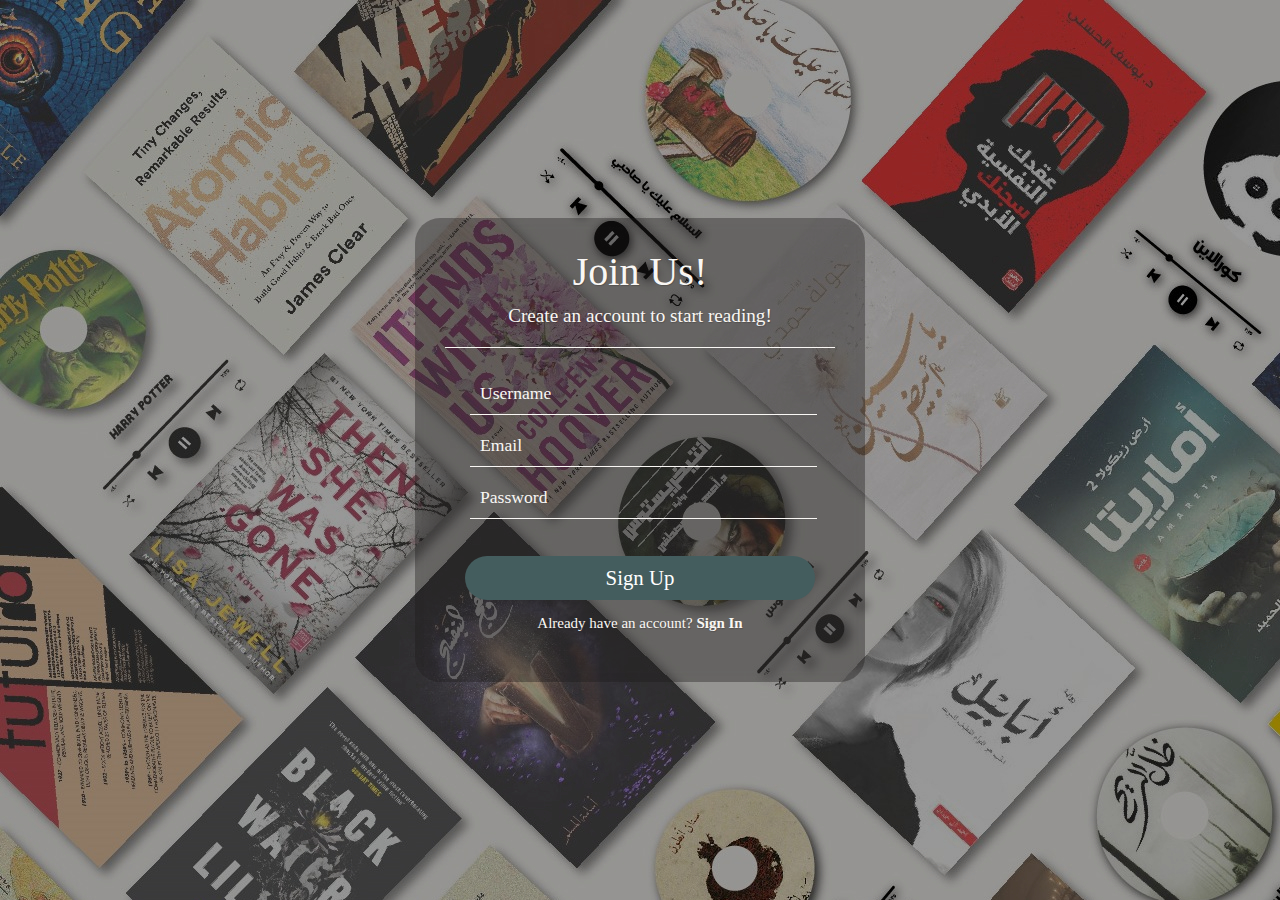
<file: logup.html>
<!DOCTYPE html>
<html lang="en">
  <head>
    <meta charset="UTF-8" />
    <meta name="viewport" content="width=device-width, initial-scale=1.0" />
    <title>Sign Up</title>
    <link rel="stylesheet" href="./css/log.css" />
    <link rel="stylesheet" href="/css/header.css" />
    <script defer src="./js/log.js"></script>
  </head>
  <body>
    <div class="container blurred-background">
      <div class="blurred-background-content">
        <h1>Join Us!</h1>
        <p class="welcome-text">Create an account to start reading!</p>
        <div class="form-wrapper">
          <!-- Sign Up Form -->
          <form id="sign-up-form" class="form">
            <input
              type="text"
              id="signup-username"
              placeholder="Username"
              required
            />
            <input
              type="email"
              id="signup-email"
              placeholder="Email"
              required
            />
            <input
              type="password"
              id="signup-password"
              placeholder="Password"
              required
            />
            <button type="submit">Sign Up</button>
            <p class="feedback" id="signup-feedback"></p>
            <p>Already have an account? <a href="./signin.html">Sign In</a></p>
          </form>
        </div>
      </div>
    </div>
  </body>
</html>
</file>
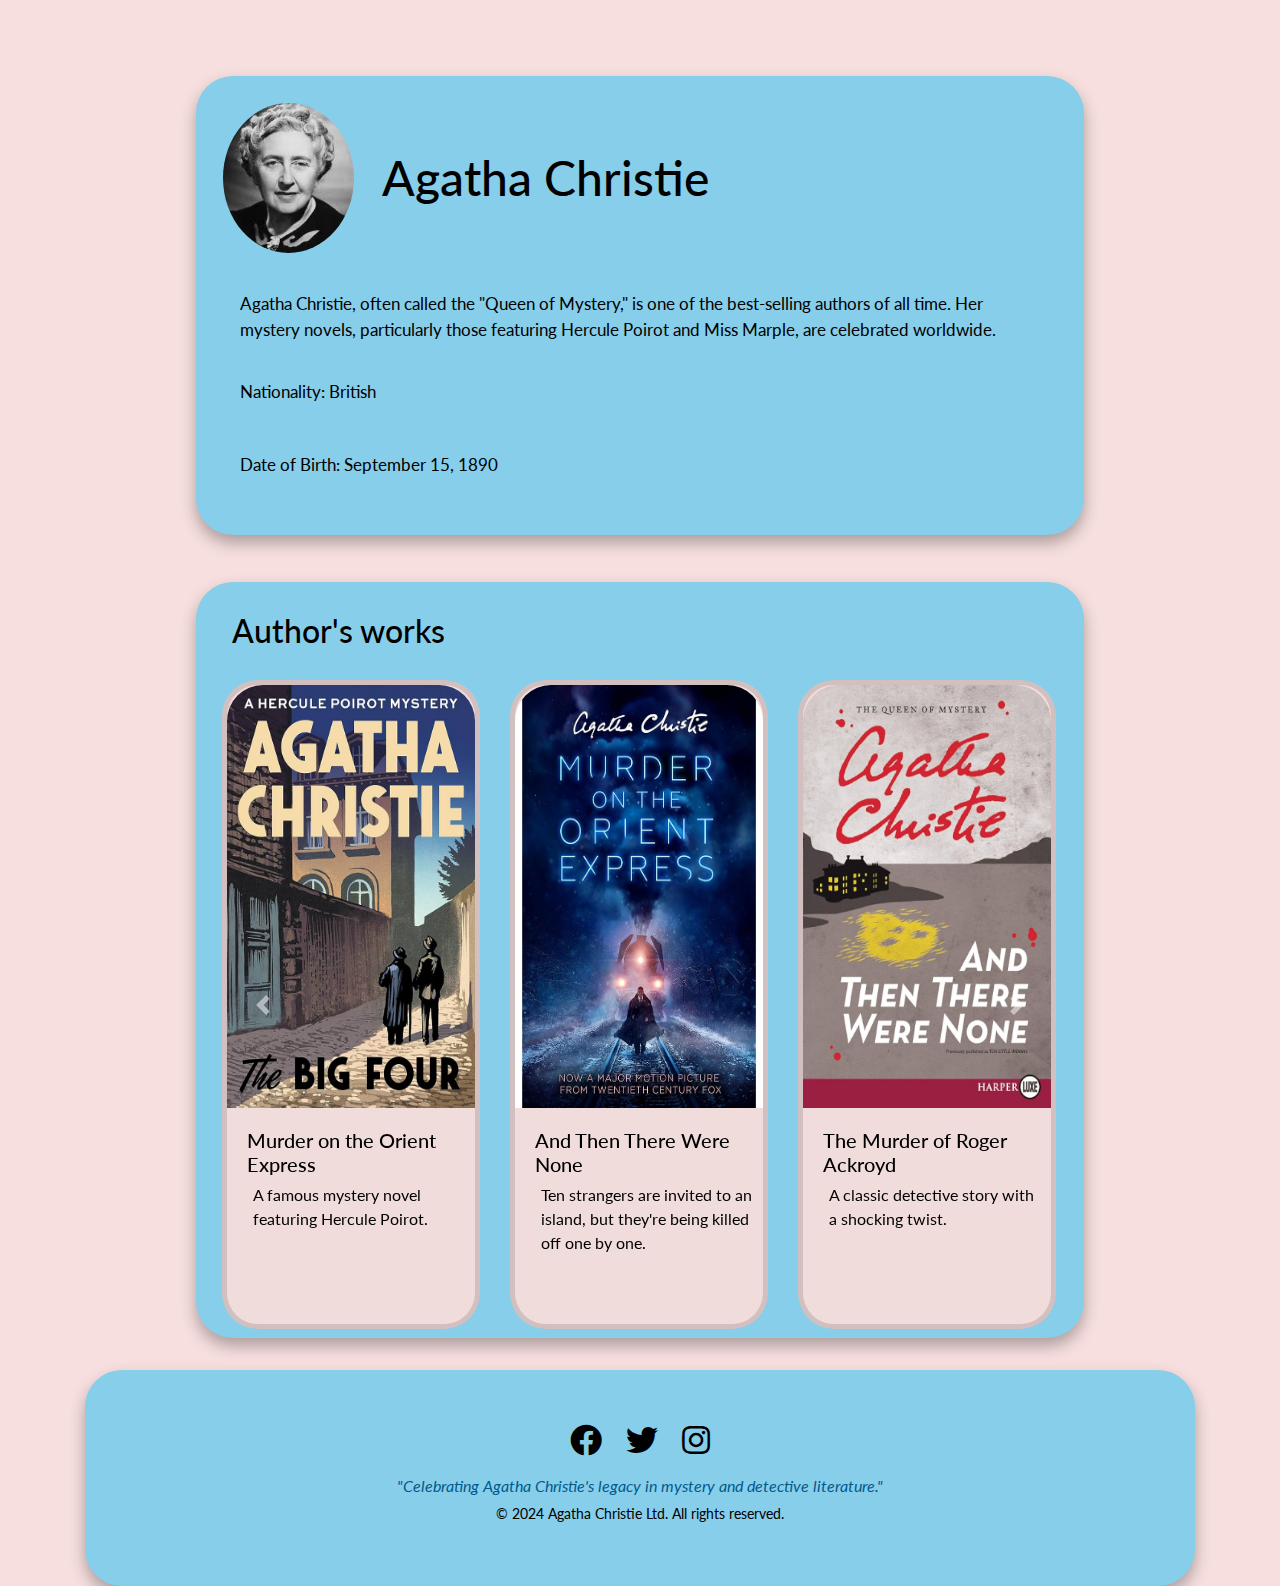
<file: ProfilePage.html>
<!DOCTYPE html>
<html lang="en">
<head>
    <meta charset="UTF-8">
    <meta name="viewport" content="width=device-width, initial-scale=1.0">
    <title>Agatha Christie - Author Profile</title>
    <link rel="stylesheet" href="profile.css">
    <link rel="preconnect" href="https://fonts.googleapis.com">
    <link rel="preconnect" href="https://fonts.gstatic.com" crossorigin>
    <link href="https://fonts.googleapis.com/css2?family=Lato:wght@100;300;400;700&family=Merriweather:wght@300;400;700&display=swap" rel="stylesheet">
    
    <!-- Bootstrap CSS -->
    <link rel="stylesheet" href="https://maxcdn.bootstrapcdn.com/bootstrap/4.5.2/css/bootstrap.min.css">
</head>
<body>

    <div class="container">
        <header class="child1">
            <h1>Agatha Christie</h1>
            <img src="images/download.jpeg" alt="Agatha Christie" class="img-fluid rounded-circle" style="width: 150px; height: 150px;">
            <p class="about">Agatha Christie, often called the "Queen of Mystery," is one of the best-selling authors of all time. Her mystery novels, 
                particularly those featuring Hercule Poirot and Miss Marple, 
                are celebrated worldwide.</p>
            <p class="Nation">Nationality: British</p>
            <p class="date">Date of Birth: September 15, 1890</p>
        </header>

        <main class="child2">
            <h2 class="workAuthor">Author's works</h2>
            <div id="booksCarousel" class="carousel slide carousel-fade" data-ride="carousel">
                <div class="carousel-inner">
                    <div class="carousel-item active">
                        <div class="row">
                            <div class="col-md-4">
                                <div class="card">
                                    <img src="images/book4.jpg" class="card-img-top" alt="Book 1">
                                    <div class="card-body">
                                        <h5 class="card-title">Murder on the Orient Express</h5>
                                        <p class="card-text">A famous mystery novel featuring Hercule Poirot.</p>
                                    </div>
                                </div>
                            </div>
                            <div class="col-md-4">
                                <div class="card">
                                    <img src="images/book2.jpg" class="card-img-top" alt="Book 2">
                                    <div class="card-body">
                                        <h5 class="card-title">And Then There Were None</h5>
                                        <p class="card-text">Ten strangers are invited to an island, but they're being killed off one by one.</p>
                                    </div>
                                </div>
                            </div>
                            <div class="col-md-4">
                                <div class="card">
                                    <img src="images/book3.jpg" class="card-img-top" alt="Book 3">
                                    <div class="card-body">
                                        <h5 class="card-title">The Murder of Roger Ackroyd</h5>
                                        <p class="card-text">A classic detective story with a shocking twist.</p>
                                    </div>
                                </div>
                            </div>
                        </div>
                    </div>
                    <div class="carousel-item">
                        <div class="row">
                            <div class="col-md-4">
                                <div class="card">
                                    <img src="images/book4.jpg" class="card-img-top" alt="Book 4">
                                    <div class="card-body">
                                        <h5 class="card-title">Death on the Nile</h5>
                                        <p class="card-text">A murder mystery set on a luxury cruise in Egypt.</p>
                                    </div>
                                </div>
                            </div>
                            <div class="col-md-4">
                                <div class="card">
                                    <img src="images/book5.jpg" class="card-img-top" alt="Book 5">
                                    <div class="card-body">
                                        <h5 class="card-title">The ABC Murders</h5>
                                        <p class="card-text">A serial killer is on the loose, and Hercule Poirot must stop him.</p>
                                    </div>
                                </div>
                            </div>

                            <div class="col-md-4">
                                <div class="card">
                                    <img src="images/book2.jpg" class="card-img-top" alt="Book 5">
                                    <div class="card-body">
                                        <h5 class="card-title">The ABC Murders</h5>
                                        <p class="card-text">A serial killer is on the loose, and Hercule Poirot must stop him.</p>
                                    </div>
                                </div>
                            </div>
                        </div>
                    </div>
                </div>
                <a class="carousel-control-prev" href="#booksCarousel" role="button" data-slide="prev">
                    <span class="carousel-control-prev-icon" aria-hidden="true"></span>
                    <span class="sr-only">Previous</span>
                </a>
                <a class="carousel-control-next" href="#booksCarousel" role="button" data-slide="next">
                    <span class="carousel-control-next-icon" aria-hidden="true"></span>
                    <span class="sr-only">Next</span>
                </a>
            </div>
        </main>

        <!-- <footer class="child4">footer</footer> -->
        <footer class="footer child4 text-center py-3">
            <div class="container1">
                <!-- Social Media Icons -->
                <div class="social-icons mb-3">
                    <a href="https://facebook.com/OfficialAgathaChristie" target="_blank" class="icon">
                        <i class="fab fa-facebook fa-2x"></i>
                    </a>
                    <a href="https://twitter.com/agathachristie" target="_blank" class="icon">
                        <i class="fab fa-twitter fa-2x"></i>
                    </a>
                    <a href="https://instagram.com/agathachristieofficial" target="_blank" class="icon">
                        <i class="fab fa-instagram fa-2x"></i>
                    </a>
                </div>
        
                <!-- Short Quote -->
                <p class="quote">"Celebrating Agatha Christie's legacy in mystery and detective literature."</p>
        
                <!-- Copyright -->
                <p class="copyright">© 2024 Agatha Christie Ltd. All rights reserved.</p>
            </div>
        </footer>
        
        <!-- FontAwesome for icons -->
        <link rel="stylesheet" href="https://cdnjs.cloudflare.com/ajax/libs/font-awesome/5.15.4/css/all.min.css">
        
    </div>

    <!-- Bootstrap JS and dependencies -->
    <script src="https://code.jquery.com/jquery-3.5.1.slim.min.js"></script>
    <script src="https://cdn.jsdelivr.net/npm/popper.js@1.16.1/dist/umd/popper.min.js"></script>
    <script src="https://maxcdn.bootstrapcdn.com/bootstrap/4.5.2/js/bootstrap.min.js"></script>
</body>
</html>
</file>
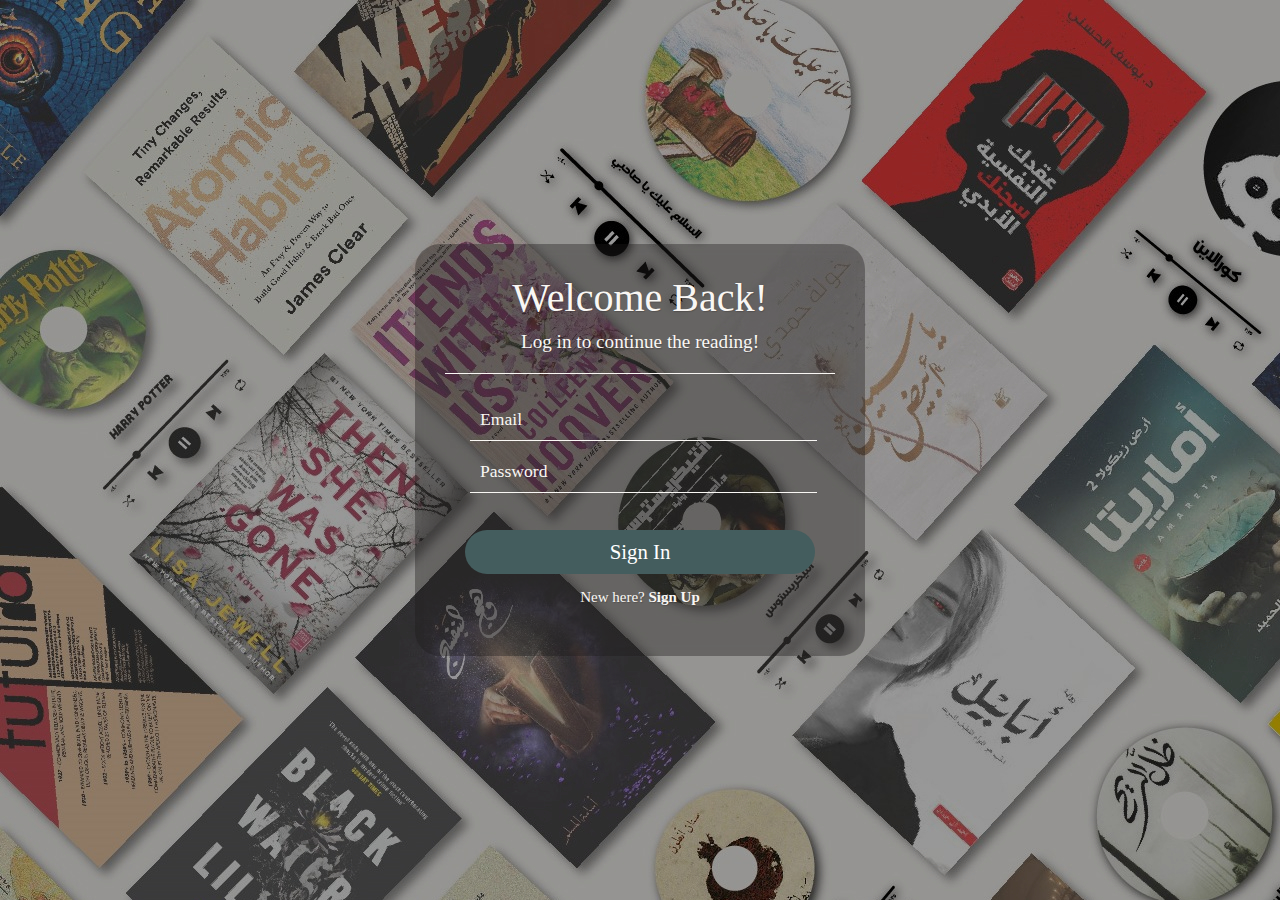
<file: signIn.html>
<!DOCTYPE html>
<html lang="en">
  <head>
    <meta charset="UTF-8" />
    <meta name="viewport" content="width=device-width, initial-scale=1.0" />
    <title>Sign In</title>
    <link rel="stylesheet" href="./css/log.css" />
    <link rel="stylesheet" href="/css/header.css" />
    <script defer src="./js/log.js"></script>
  </head>
  <body>
    <div class="container blurred-background">
      <div class="blurred-background-content">
        <h1>Welcome Back!</h1>
        <p class="welcome-text">Log in to continue the reading!</p>

        <div class="form-wrapper">
          <!-- Sign In Form -->
          <form id="sign-in-form" class="form">
            <input
              type="email"
              id="signin-email"
              placeholder="Email"
              required
            />
            <input
              type="password"
              id="signin-password"
              placeholder="Password"
              required
            />
            <button type="submit">Sign In</button>
            <p class="feedback" id="signin-feedback"></p>
            <p>New here? <a href="logup.html">Sign Up</a></p>
          </form>
        </div>
      </div>
    </div>
  </body>
</html>
</file>
<file: css/log.css>
@import "./basic.css";

body {
  display: flex;
  justify-content: center;
  align-items: center;
  height: 100vh;
  background-image: url("../assets/background.jpg");
  color: white;
}

.container {
  text-align: center;
  width: 100%;
  max-width: 450px;
  padding: 10px;
}

.blurred-background {
  position: relative;
  background: rgba(29, 25, 25, 0.356);
  overflow: hidden;
  border-radius: 25px;
}

.blurred-background::before {
  content: "";
  position: absolute;
  top: 0;
  left: 0;
  width: 100%;
  height: 100%;
  background: rgba(51, 51, 51, 0.075);
  filter: blur(8px);
  z-index: 1;
}

.blurred-background-content {
  position: relative;
  z-index: 2;
  padding: 20px;
  color: #333;
}

h1 {
  color: #f9f7f4;
  font-size: 2.5rem;
  margin-bottom: 10px;
  font-weight: bold;
}

.welcome-text {
  color: #f9f7f4;
  font-size: 1.2rem;
  margin-bottom: 20px;
}

.form-wrapper {
  display: flex;
  justify-content: center;
  border-top: solid 1px #f9f7f4;
}

.form {
  padding: 20px;
  border-radius: 15px;
  width: 100%;
  max-width: 400px;
  transition: transform 0.3s ease;
}

.form h2 {
  color: black;
  margin-bottom: 15px;
  font-size: 1.5rem;
}

.form input {
  width: 99%;
  padding: 10px;
  margin: 5px;
  border: none;
  font-size: 1.1rem;
  background-color: transparent;
  border-bottom: solid 1px #f9f7f4;
  color: #f9f7f4;
}

.form input::placeholder {
  color: #f9f7f4;
  font-weight: normal;
}

.form button {
  width: 100%;
  padding: 10px;
  background-color: #445d5e;
  color: white;
  border: none;
  border-radius: 30px;
  cursor: pointer;
  font-size: 1.3rem;
  margin-top: 2rem;
}

.form button:hover {
  background-color: #3b5457;
}

.feedback {
  font-size: 0.9rem;
  color: #f1dcdc;
  margin-top: 10px;
}

.form p {
  margin-top: 15px;
  color: #f9f7f4;
}

.form p a {
  color: #f9f7f4;
  text-decoration: none;
  font-weight: bold;
}

.form p a:hover {
  text-decoration: underline;
}

@media (max-width: 768px) {
  h1 {
    font-size: 1.8rem;
  }

  .form {
    padding: 15px;
  }

  .form h2 {
    font-size: 1.3rem;
  }

  .form input,
  .form button {
    padding: 8px;
    font-size: 0.9rem;
  }

  .welcome-text {
    font-size: 1rem;
  }
}

@media (max-width: 480px) {
  h1 {
    font-size: 1.6rem;
  }

  .form h2 {
    font-size: 1.2rem;
  }

  .form input,
  .form button {
    padding: 6px;
    font-size: 0.8rem;
  }

  .welcome-text {
    font-size: 0.9rem;
  }
}
</file>
<file: css/header.css>
@import "../css/basic.css";

header {
  width: 100%;
  height: 70px;
  position: fixed;
  top: 0;
  left: 0;
  padding: 0 5px;
  display: flex;
  align-items: center;
  background-color: var(--color-body);
  box-shadow: 0 2px 16px #b097fc15;
  z-index: 100;
}

nav {
  width: 100%;
  height: 100%;
  padding: 0 10px;
  display: flex;
  justify-content: space-between;
  align-items: center;
  border-bottom: solid 0.1px #e5cb2041;
  z-index: 100;
}

.nav-logo {
  font-size: var(--bigest-font-size);
  font-weight: var(--font-semi-bold);
  color: var(--color-black);
  text-shadow: 0.7px 0.7px 0.7px #2c242344;
}

header nav .nav-right .profile-pic {
  width: 45px;
  height: 45px;
  border-radius: 50%;
  border: 1px solid var(--color-yellow);
  margin-left: 10px;
}

header nav .nav-right .profile-pic img {
  object-fit: cover;
}

/*------------------------------------ LARGE SCREEN NAVBAR ---------------------------------------*/

.nav-large-screen .nav-menu {
  color: black;
}

.nav-large-screen .nav-list {
  display: flex;
  gap: 50px;
  --justify-content: ;
  font-size: 22px;
  color: var(--color-black);
}

.nav-large-screen .nav-link {
  color: var(--color-black);
  font-weight: var(--font-medium);
  transition: 0.3s;
  text-shadow: 0.7px 0.7px 0.7px #2c242344;
  letter-spacing: 1px;
}

.nav-large-screen .nav-link:hover {
  text-shadow: 1px 1px 10px var(--color-yellow);
  letter-spacing: 1.5px;
}

/*------------------------------------ MEDIUM SCREEN NAVBAR ---------------------------------------*/

.nav-medium-screen .nav-menu {
  --background-color: chartreuse;
  --font-weight: 600;
}

.nav-medium-screen .nav-list {
  display: flex;
  gap: 50px;
  --justify-content: ;
  font-size: 18px;
}

.discover-dropdown {
  display: none;
  background-color: white;
  position: absolute;
  top: 65px;
  --display: flex;
  box-shadow: 0 4px 12px #b097fc15;
  color: var(--color-black);
  border-radius: 10px;
}

.discover-dropdown .discover-dropdown-links {
  display: flex;
  flex-direction: column;
  gap: 15px;
  font-size: 16px;
  border-right: solid 0.1px #e5cb2060;
  padding: 10px;
}

.discover-dropdown .discover-dropdown-favoriteGenres {
  display: flex;
  flex-direction: column;
  gap: 10px;
  font-size: 16px;
  padding: 10px;
  background-color: #e5cb2038;
  border-top-right-radius: 10px;
  border-bottom-right-radius: 10px;
}

.nav-right {
  display: flex;
  align-items: center;
}

.nav-divider {
  --margin: 0 10px;
  background-color: white;
  font-weight: bold;
  width: 1px;
  height: 1.5rem;
}

.nav-medium-screen {
  display: flex;
  justify-content: center;
  align-items: center;
  height: 60px;
  width: 100%;
  position: relative;
  top: 70px;
  background-color: var(--color-body);
  box-shadow: 0 2px 10px #b097fc15;
  border-bottom: solid 0.1px #e5cb2041;
}

/*------------------------------------ SMALL SCREEN NAVBAR ---------------------------------------*/

.nav-small-screen {
  display: none;
  height: 55px;
  width: 100%;
  position: fixed;
  bottom: 0; /*#fff198*/
  background-color: #f7dfdf;
  z-index: 100;
}

.nav-small-screen .nav-menu {
  width: 100%;
}

.nav-small-screen .nav-menu .nav-list {
  display: flex;
  justify-content: space-around;
  padding: 0 5px;
}

.nav-small-screen .nav-link {
  display: flex;
  flex-direction: column;
  gap: 2px;
  align-items: center;
  color: var(--color-black);
}

.nav-small-screen .nav-link span {
  color: var(--color-black);
}

.nav-small-screen .nav-link i {
  font-size: 20px;
  font-weight: var(--font-medium);
}

/*------------------------------------ RESPONSIVE ---------------------------------------*/
@media (min-width: 1024px) {
  .nav-medium-screen {
    display: none;
  }
}

@media (min-width: 431px) and (max-width: 1023px) {
  .nav-large-screen .nav-menu {
    display: none;
  }
}

@media (max-width: 431px) {
  header {
    height: 60px;
  }

  .nav-large-screen .nav-menu {
    display: none;
  }

  .nav-medium-screen {
    display: none;
  }

  .nav-small-screen {
    display: flex;
    justify-content: center;
    align-items: center;
  }

  .nav-logo {
    font-size: var(--h1-font-size);
  }
}
</file>
<file: profile.css>
body{
    background-color: #F7DFDF !important;
   /* display: grid; */
   font-family: "Lato", sans-serif !important;
   color: black  !important;

}

.child1 {
    grid-area: myhaeder;
    background-color: skyblue;
    width: 80%;
    left: 10%;
    position: relative;
    top: 10%;
    border-radius: 37px;
    height: 51vh;
    
}
.child1 h1 {
    position: absolute;
    left: 21%;
    top: 16%;
    font-size: 48px;
    margin-left: 0%;
}

.child1 img {
    width: 100%;
    max-width: 131px;
    height: auto;
    aspect-ratio: 1 / 1;
    border-radius: 50%;
    object-fit: cover;
    position: absolute;
    left: 3%;
    top: 6%;

}

.child1 .about {
    position: absolute;
    left: 5%;
    top: 47%;
    max-width: 88%;
    max-height: 73%;
    font-size: 17px;

}

.child1 .Nation {
    position: absolute;
    left: 5%;
    top: 66%;
    max-width: 88%;
    font-size: 17px;
}
.child1 .date {
position: absolute;
left: 5%;
top: 82%;
font-size: 17px;
}
.child2 {
      grid-area: myhaeder;
    background-color: skyblue;
    width: 80%;
    left: 10%;
    position: relative;
    top: 77%;
    border-radius: 37px;
    height: 84vh;
}

 .child2 .card {
    position: relative;
    display: -ms-flexbox;
    display: flex;
    -ms-flex-direction: column;
    flex-direction: column;
    min-width: 0;
    word-wrap: break-word;
    background-color: #fff;
    background-clip: border-box;
    border: 5px solid rgba(0, 0, 0, .125);
    border-radius: 2.25rem;
    background-color: #f1dcdc;
    color: black;
}

.card-img, .card-img-bottom, .card-img-top {
    -ms-flex-negative: 0;
    flex-shrink: 0;
    width: 100%;
    height: 47vh;
}

.card-body {
    -ms-flex: 1 1 auto;
    flex: 1 1 auto;
    min-height: 1px;
    padding: 1.25rem;
    height: 24vh;
}

.card-img, .card-img-top {
    border-top-left-radius: 2.25rem !important;
    border-top-right-radius: 2.25rem !important;
}
.card-text:last-child {
    margin-bottom: 0;
    margin: -10px;
    margin-top: -5px;
    margin-left: 6px;
}

.carousel {
    position: absolute !important;
    top: 13%;
}
.child2 .workAuthor {
    font-size: 2rem;
    position: absolute;
    left: 4%;
    top: 4%;

}

.row {
    display: -ms-flexbox;
    display: flex;
    -ms-flex-wrap: wrap;
    flex-wrap: wrap;
    margin-right: -15px;
    margin-left: -15px;
    padding-left: 26px;
    padding-right: 28px;
}

.child4 {
    grid-area: myfooter;
    background-color: skyblue;
    width: 100%;
    left: 0%;
    position: relative;
    top: 249%;
    border-radius: 37px;
    height: 24vh;
}
.child4 .container1 {
    position: relative;
    top: 21%;
}

.icon {
    color: black; /* Darker color for social icons */
    margin: 0 10px;
    transition: color 0.3s;
}

.icon:hover {
    color: #005a8b; /* Slightly darker shade on hover */
}

.quote {
    font-style: italic;
    color: #005a8b; /* Muted shade for the quote */
    font-weight: 400;
    margin-top: 10px;
    margin-bottom: 5px;
}

.copyright {
    font-size: 0.9rem;
    color:black;
}


.container {
    display: grid;
    grid-template-areas:
      "myhaeder  myhaeder  myhaeder myhaeder "
      "mymain mymain mymain mymain "
      "myfooter myfooter myfooter myfooter";  
        gap: 38px; 
  }

  h1:hover, .workAuthor:hover {
    color: #005a8b;
    transition: color 0.3s ease, transform 0.3s ease;
    transform: scale(1.1);
}

.about:hover, .Nation:hover, .date:hover {
    color: #005a8b;
    transition: color 0.3s ease;
}


.card:hover {
    box-shadow: 0 10px 20px rgba(0, 0, 0, 0.3);
    border-color: #799cb0;
    transform: translateX(-6px);

}

.card-body:hover {
    background-color: #f9e2e2;
    transition: background-color 0.3s;
}

.child1, .child2, .child4 {
    box-shadow: 0 8px 16px rgba(0, 0, 0, 0.3);
    transition: transform 0.3s ease, box-shadow 0.3s ease; 
}

.child1:hover, .child2:hover, .child4:hover {
    transform: scale(1.05);
    box-shadow: 0 8px 18px rgba(0, 0, 0, 0.3);
}
/* لأجهزة الحاسوب الكبيرة - شاشة العرض الافتراضية */
@media (max-width: 1090px) {
    .child1, .child2 {
      width: 80%;
    }
    .child1 .about , .child1 .Nation , .child1 .date , .child4 p ,.child2 p {
      font-size: 21px;
      margin: 23px;
        }
      
    .child4 {
      width: 100%;
      margin-top: 11px !important;
    }
  }
  
  /* لأجهزة الحاسوب المتوسطة مثل اللابتوبات */
  @media (max-width: 992px) {
    .child1, .child2 {
      width: 90%;
      left: 5%;
    }
    .child1 .about , .child1 .Nation , .child1 .date , .child4 p ,.child2 p {
      font-size: 18px;
      margin: 23px;
        }

    .child1 h1 {
      font-size: 40px; /* تصغير حجم النص قليلاً */
      left: 29%;
    }
    .child4 {
      margin-top: 11px;
    }
  }
  
  /* للأجهزة اللوحية */
  @media (max-width: 768px) {
    .child1, .child2 {
      width: 95%;
      left: 2.5%;
      top: 5%;
    }
    .child1 h1 {
      font-size: 32px; /* تصغير حجم النص */
    }

    .child2 p {
      font-size: 16px;
      margin: 1px !important;
        }
    .child1 img {
      max-width: 100px; /* تقليص حجم الصورة */
    }
    .child2 {
      top: 75%; /* تقليص المسافة بين العناصر */
    }
    .child4 {
      margin-top: 11px;
    }
  }
  
  /* لأجهزة الهواتف الذكية */
  @media (max-width: 576px) {
    .child1, .child2 {
      width: 100%;
      left: 0;
    }
    .child1 h1 {
      font-size: 24px;
    }
    .child1 img {
      max-width: 80px;
    }
    .child1 .about , .child1 .Nation , .child1 .date , .child4 p {
      font-size: 11px;
      /* margin: 23px; */
        }
    .child2 {
      top: 28%;
        height: 252vh;
    }
    .child4 {
      height: auto;
      top: 203%;
      margin-top: 92px !important;
    }
    .quote {
      font-size: 0.8rem; /* تصغير حجم النص للهواتف */
    }
  
    
    
  }
</file>
